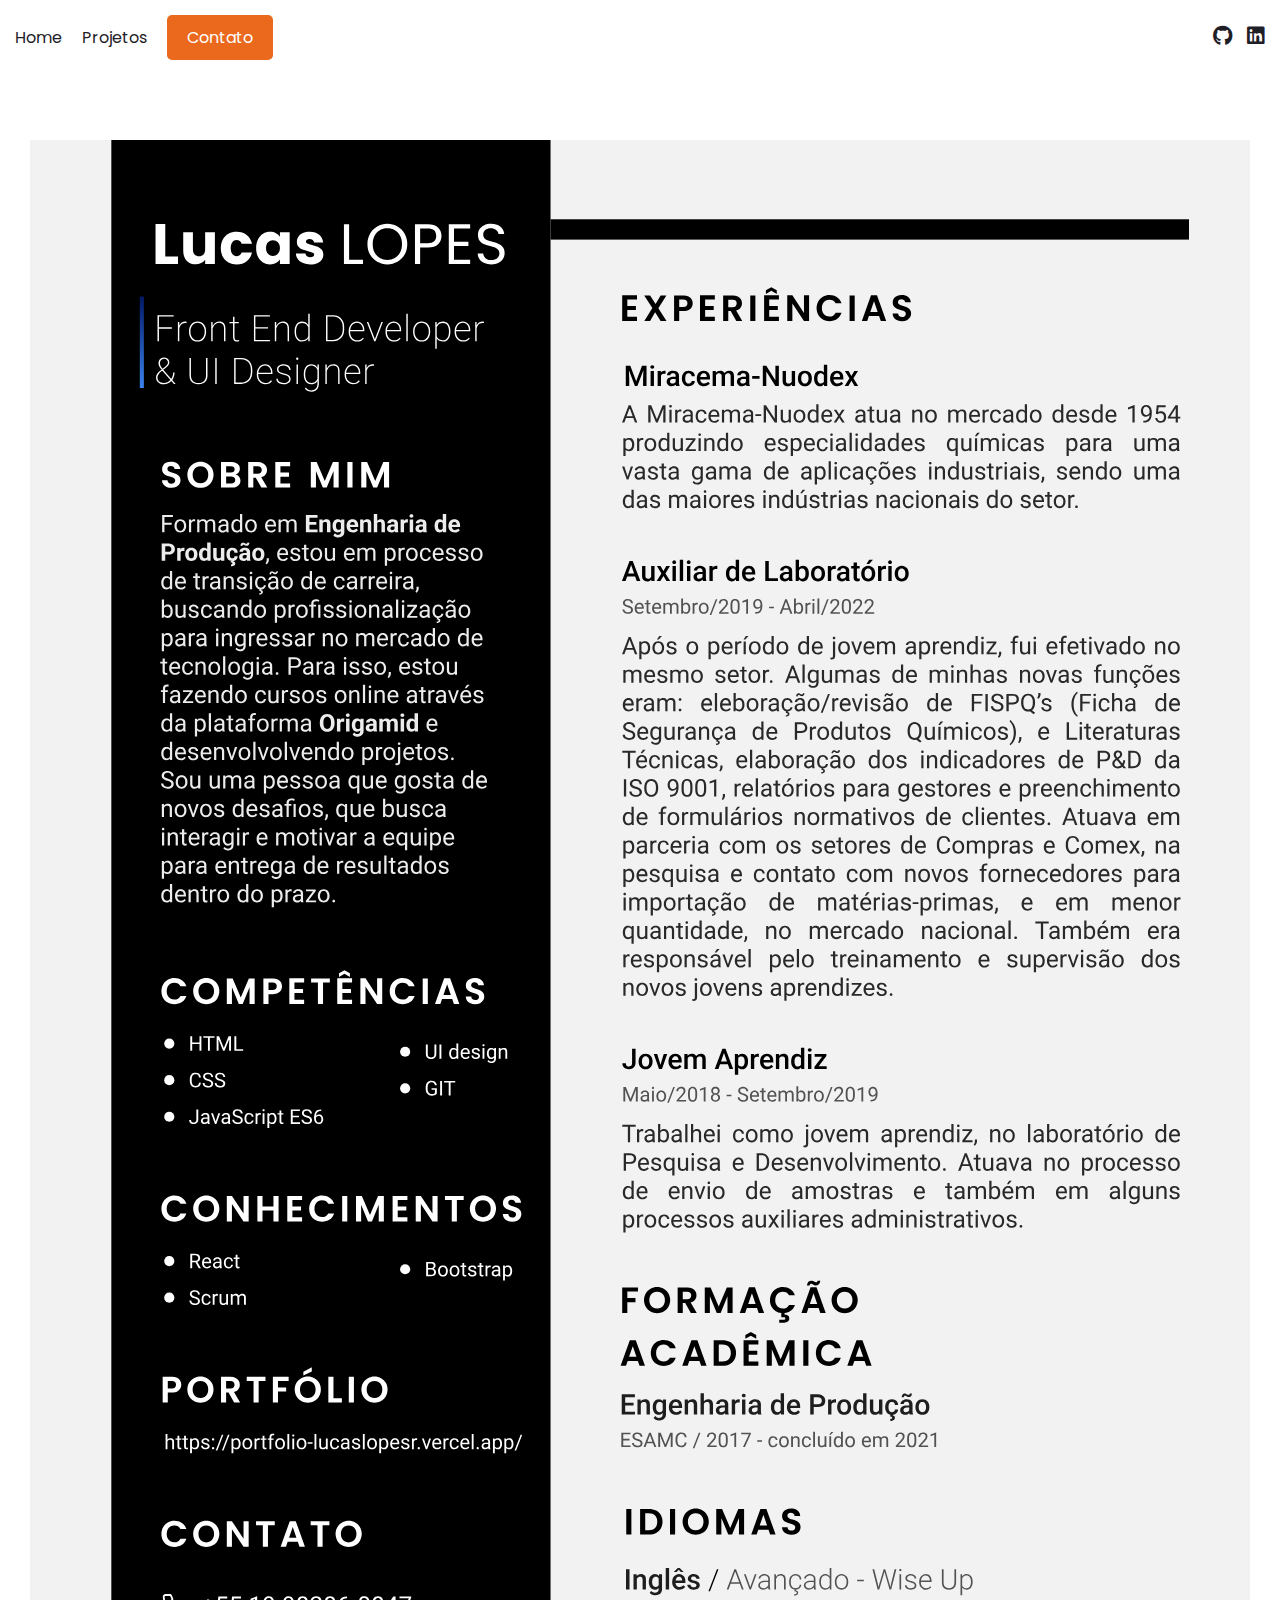
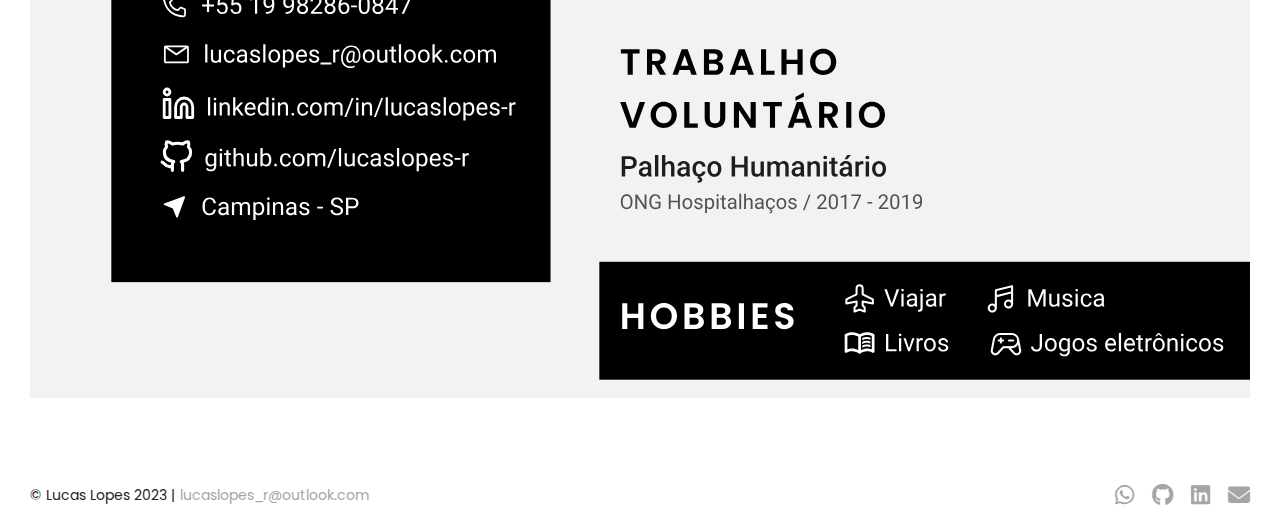
<file: curriculo.html>
<!DOCTYPE html>
<html lang="pt-br">

<head>
  <meta charset="UTF-8">
  <meta http-equiv="X-UA-Compatible" content="IE=edge">
  <meta name="viewport" content="width=device-width, initial-scale=1.0">

  <!-- Font Awsome -->
  <link rel="stylesheet" href="https://cdnjs.cloudflare.com/ajax/libs/font-awesome/6.2.0/css/all.min.css">

  <!--Google Fonts-->
  <link rel="preconnect" href="https://fonts.googleapis.com">
  <link rel="preconnect" href="https://fonts.gstatic.com" crossorigin>
  <link href="https://fonts.googleapis.com/css2?family=Poppins:wght@300;400;500;700&display=swap" rel="stylesheet">

  <link rel="stylesheet" href="./css/style.css">
  <title>Document</title>
</head>

<header class="header">
  <div class="header-menu container">
    <nav class="menu-nav">
      <ul>
        <li><a href="./">Home</a></li>
        <li><a href="./projetos.html">Projetos</a></li>
        <li><a class="button-menu" href="https://wa.me/551982860847" target="_blank">Contato</a></li>
      </ul>
    </nav>

    <ul class="social-media-menu">
      <li>
        <a href="https://github.com/lucaslopes-r" target="_blank"><i class="fa-brands fa-github"></i></a>
      </li>
      <li>
        <a href="https://www.linkedin.com/in/lucaslopes-r/" target="_blank"><i class="fa-brands fa-linkedin"></i></a>
      </li>
    </ul>
  </div>
</header>

<div id="site">
  <main class="curriculo-bg" data-aos="zoom-out">
    <div class="curriculo">
      <img src="./img/Currículo - Lucas.svg" alt="curriculo Lucas Lopes">
    </div>
  </main>
</div>

<footer>
  <div class="footer container">
    <p class="nome">© Lucas Lopes 2023 | <a id="mail" href="mailto:lucaslopes_r@outlook.com">lucaslopes_r@outlook.com</a></p>
    <ul class="social-media">
      <li>
        <a href="https://wa.me/5519982860847" target="_blank"><i class="fa-brands fa-whatsapp"></i></a>
      </li>
      <li>
        <a href="https://github.com/lucaslopes-r" target="_blank"><i class="fa-brands fa-github"></i></a>
      </li>
      <li>
        <a href="https://www.linkedin.com/in/lucaslopes-r/" target="_blank"><i class="fa-brands fa-linkedin"></i></a>
      </li>
      <li>
        <a href="mailto:lucaslopes_r@outlook.com" target="_blank"><i class="fa-solid fa-envelope"></i></a>
      </li>
    </ul>
  </div>
</footer>
</file>
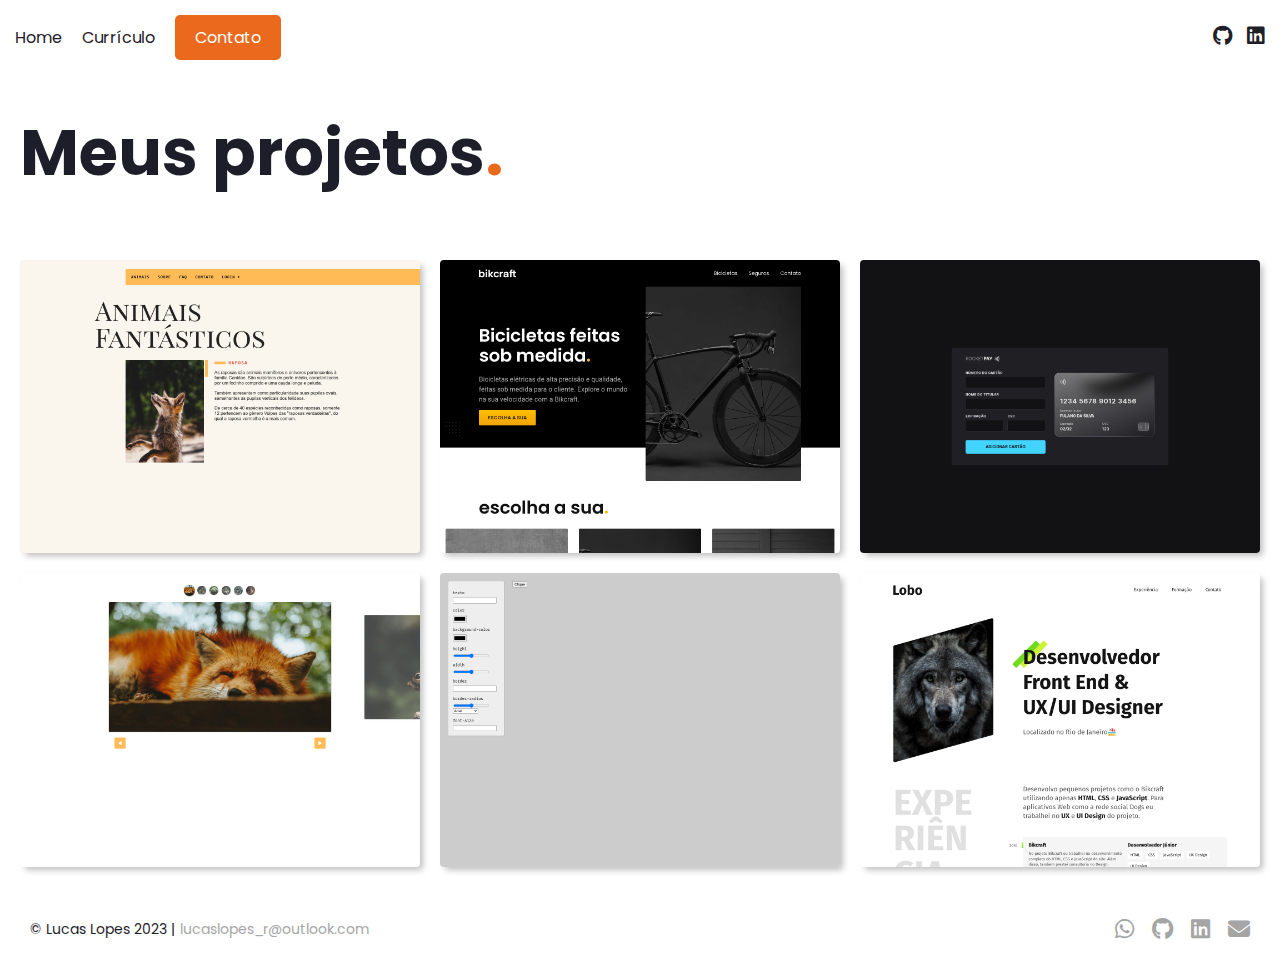
<file: projetos.html>
<!DOCTYPE html>
<html lang="pt-br">

<head>
  <meta charset="UTF-8">
  <meta http-equiv="X-UA-Compatible" content="IE=edge">
  <meta name="viewport" content="width=device-width, initial-scale=1.0">

  <!-- Font Awsome -->
  <link rel="stylesheet" href="https://cdnjs.cloudflare.com/ajax/libs/font-awesome/6.2.0/css/all.min.css">

  <!--Google Fonts-->
  <link rel="preconnect" href="https://fonts.googleapis.com">
  <link rel="preconnect" href="https://fonts.gstatic.com" crossorigin>
  <link href="https://fonts.googleapis.com/css2?family=Poppins:wght@300;400;500;700&display=swap" rel="stylesheet">

  <link rel="stylesheet" href="./css/style.css">
  <title>Document</title>
</head>

<body>
  <header class="header">
    <div class="header-menu container">
      <nav class="menu-nav">
        <ul>
          <li><a href="./">Home</a></li>
          <li><a href="./curriculo.html">Currículo</a></li>
          <li><a class="button-menu" href="https://wa.me/551982860847" target="_blank">Contato</a></li>
        </ul>
      </nav>

      <ul class="social-media-menu">
        <li>
          <a href="https://github.com/lucaslopes-r" target="_blank"><i class="fa-brands fa-github"></i></a>
        </li>
        <li>
          <a href="https://www.linkedin.com/in/lucaslopes-r/" target="_blank"><i class="fa-brands fa-linkedin"></i></a>
        </li>
      </ul>
    </div>
  </header>

  <section class="projetos-bg container" id="projetos">
    <h1>Meus projetos<span>.</span></h1>
    <div class="projetos-page">

      <div class="card" data-aos="zoom-in" data-aos-delay="300">
        <a href="https://lucaslopes-r.github.io/animais-fantasticos/" target="_blank">
          <img src="./img/Animais Fantásticos.png" alt="animais-fantasticos">
          <div class="card-body">
            <h2 class="card-title cor-0">Animais Fantásticos</h2>
            <p class="card-tech cor-2">html / css / JS</p>
          </div>
        </a>
      </div>

      <div class="card" data-aos="zoom-in" data-aos-delay="600">
        <a href="https://lucaslopes-r.github.io/bikcraft/" target="_blank">
          <img src="./img/Bikcraft - Bicicletas Elétricas.png" alt="bikcraft">
          <div class="card-body">
            <h2 class="card-title cor-0">Bikcraft</h2>
            <p class="card-tech cor-2">html / css / JS / UI</p>
          </div>
        </a>
      </div>

      <div class="card" data-aos="zoom-in" data-aos-delay="900">
        <a href="https://rocket-pay-dusky.vercel.app/" target="_blank">
          <img src="./img/Rocketpay.png" alt="rocket-pay">
          <div class="card-body">
            <h2 class="card-title cor-0">Rocket-pay</h2>
            <p class="card-tech cor-2">html / css / JS / Vite</p>
          </div>
        </a>
      </div>

      <div class="card" data-aos="zoom-in" data-aos-delay="300">
        <a href="https://lucaslopes-r.github.io/slide/" target="_blank">
          <img src="./img/Slide Curso JavaScript.png" alt="slide">
          <div class="card-body">
            <h2 class="card-title cor-0">Slide</h2>
            <p class="card-tech cor-2">html / css / JS</p>
          </div>
        </a>
      </div>

      <div class="card" data-aos="zoom-in" data-aos-delay="300">
        <a href="https://lucaslopes-r.github.io/button-creator/" target="_blank">
          <img src="./img/button-creator.png" alt="button-creator">
          <div class="card-body">
            <h2 class="card-title cor-0">Button-creator</h2>
            <p class="card-tech cor-2">html / css / JS</p>
          </div>
        </a>
      </div>

      <div class="card" data-aos="zoom-in" data-aos-delay="300">
        <a href="https://lucaslopes-r.github.io/exemplo-de-portfolio/" target="_blank">
          <img src="./img/lobo - Desenvolvedor e Designer.png" alt="exemplo-de-portfolio">
          <div class="card-body">
            <h2 class="card-title cor-0">Exemplo-de-portfolio</h2>
            <p class="card-tech cor-2">html / css</p>
          </div>
        </a>
      </div>
    </div>
  </section>

  <footer>
    <div class="footer container">
      <p class="nome">© Lucas Lopes 2023 | <a id="mail" href="mailto:lucaslopes_r@outlook.com">lucaslopes_r@outlook.com</a></p>
      <ul class="social-media">
        <li>
          <a href="https://wa.me/5519982860847" target="_blank"><i class="fa-brands fa-whatsapp"></i></a>
        </li>
        <li>
          <a href="https://github.com/lucaslopes-r" target="_blank"><i class="fa-brands fa-github"></i></a>
        </li>
        <li>
          <a href="https://www.linkedin.com/in/lucaslopes-r/" target="_blank"><i class="fa-brands fa-linkedin"></i></a>
        </li>
        <li>
          <a href="mailto:lucaslopes_r@outlook.com" target="_blank"><i class="fa-solid fa-envelope"></i></a>
        </li>
      </ul>
    </div>
  </footer>
</body>

</html>
</file>
<file: css/style.css>
@import "./geral.css";
@import "./header.css";
@import "./introducao.css";
@import "./projetos.css";
@import "./footer.css";
@import "./curriculo.css";
</file>
